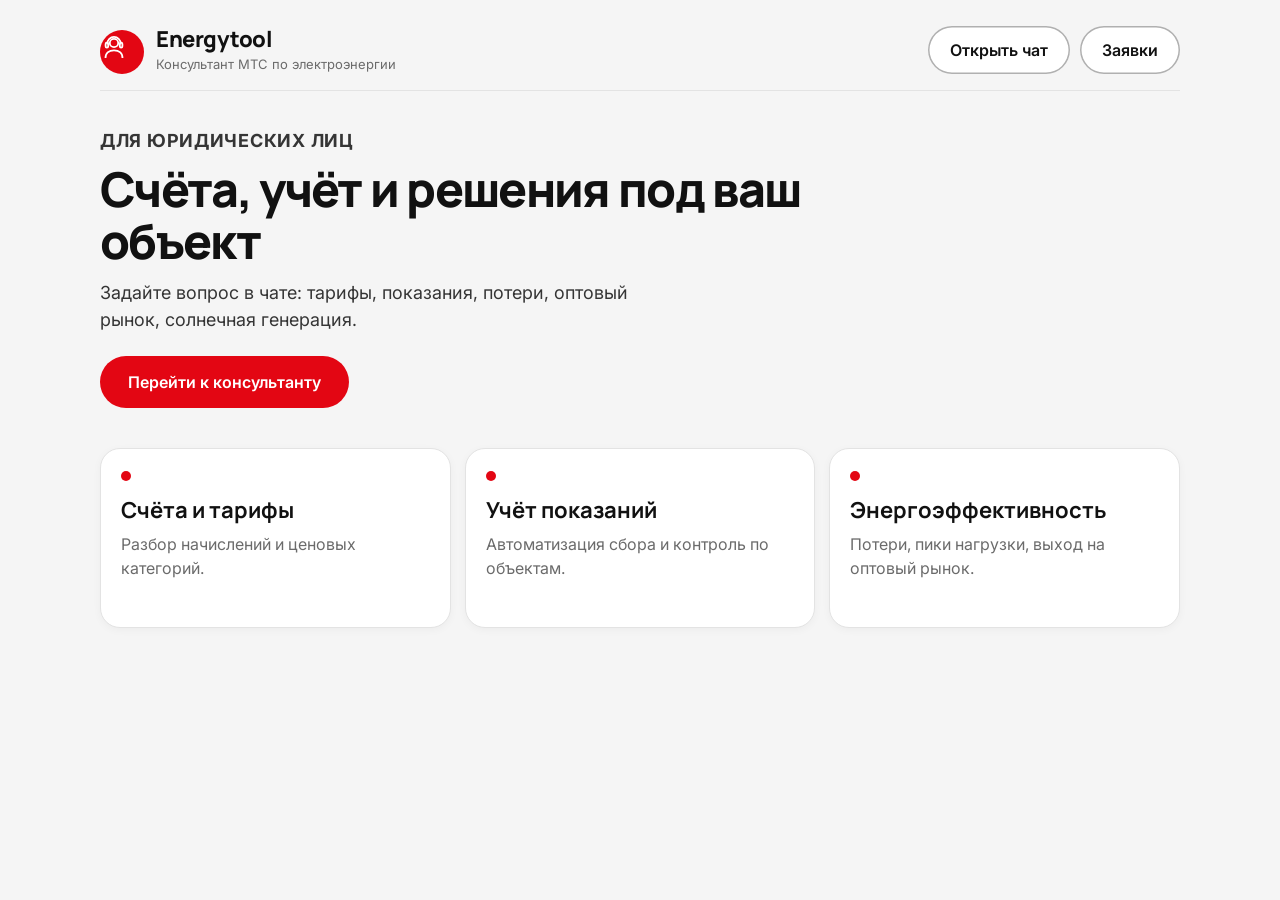
<file: site.html>
<!DOCTYPE html>
<html lang="ru">
<head>
<meta charset="utf-8">
<meta name="viewport" content="width=device-width, initial-scale=1">
<title>Energytool — для бизнеса</title>
<link rel="preconnect" href="https://fonts.googleapis.com">
<link href="https://fonts.googleapis.com/css2?family=Inter:wght@400;500;600&family=Manrope:wght@600;700;800&display=swap" rel="stylesheet">
<link rel="stylesheet" href="/styles/main.css?v=10">
</head>
<body class="page">
<div class="page-wrap">
  <header class="topbar">
    <a class="brand-link" href="/">
      <span class="logo" aria-hidden="true"><svg viewBox="0 0 28 28" width="28" height="28" fill="none" stroke="#fff" stroke-width="1.8" stroke-linecap="round" stroke-linejoin="round"><circle cx="14" cy="13" r="4.2"/><path d="M5.5 28c0-5.2 3.8-7.6 8.5-7.6s8.5 2.4 8.5 7.6"/><path d="M7.4 13.5a6.6 6.6 0 0 1 13.2 0"/><rect x="5.6" y="12.6" width="2.6" height="5" rx="1.3"/><rect x="19.8" y="12.6" width="2.6" height="5" rx="1.3"/></svg></span>
      <div><strong>Energytool</strong><span>Консультант МТС по электроэнергии</span></div>
    </a>
    <nav>
      <a class="btn sec" href="/">Открыть чат</a>
      <a class="btn sec" href="/manager">Заявки</a>
    </nav>
  </header>
  <div class="hero">
    <p class="eyebrow">Для юридических лиц</p>
    <h1>Счёта, учёт и решения под ваш объект</h1>
    <p>Задайте вопрос в чате: тарифы, показания, потери, оптовый рынок, солнечная генерация.</p>
    <a class="btn" href="/">Перейти к консультанту</a>
  </div>
  <div class="services">
    <article class="service">
      <i aria-hidden="true"></i>
      <h2>Счёта и тарифы</h2>
      <p>Разбор начислений и ценовых категорий.</p>
    </article>
    <article class="service">
      <i aria-hidden="true"></i>
      <h2>Учёт показаний</h2>
      <p>Автоматизация сбора и контроль по объектам.</p>
    </article>
    <article class="service">
      <i aria-hidden="true"></i>
      <h2>Энергоэффективность</h2>
      <p>Потери, пики нагрузки, выход на оптовый рынок.</p>
    </article>
  </div>
</div>
</body>
</html>
</file>
<file: styles/main.css>
:root{
  --red:#E30613; --red-d:#B8050F; --red-l:#FFE5E7;
  --ink:#111111; --ink2:#353535; --bg:#F5F5F5; --white:#FFFFFF; --line:#E3E3E3; --mute:#6b6b6b;
  --r:20px; --r-s:14px;
  --f-h:'Manrope','Inter',system-ui,sans-serif; --f-b:'Inter',system-ui,sans-serif;
}
*{box-sizing:border-box;margin:0}
html,body{height:100%}
body{font:16px/1.5 var(--f-b);color:var(--ink);background:var(--bg);-webkit-font-smoothing:antialiased}
button,input,textarea{font:inherit;color:inherit}
button{cursor:pointer}
a,a:hover,a:visited,a:active,button,u{text-decoration:none!important}
.msg,.msg *{text-decoration:none!important;border-bottom:none!important}
:focus-visible{outline:3px solid var(--red);outline-offset:2px}
.app{display:grid;grid-template-columns:300px 1fr;grid-template-rows:auto 1fr;height:100%;max-width:1280px;margin:0 auto;gap:0 20px;padding:0 20px 20px}
header{grid-column:1/-1;display:flex;align-items:center;gap:12px;padding:18px 0;flex-wrap:wrap}
.logo{width:44px;height:44px;border-radius:50%;background:var(--red);display:grid;place-items:center;overflow:hidden;flex:none}
.brand h1{font:800 22px/1.1 var(--f-h);letter-spacing:-.01em}
.brand p{font-size:14px;color:var(--mute)}
.sp{flex:1}
.switch{display:flex;align-items:center;gap:10px;font-size:14px;color:var(--ink2);cursor:pointer;user-select:none}
.switch input{position:absolute;opacity:0}
.track{width:40px;height:24px;border-radius:12px;background:#cfcfcf;position:relative;transition:background .2s}
.track::after{content:"";position:absolute;top:3px;left:3px;width:18px;height:18px;border-radius:50%;background:#fff;transition:transform .2s}
.switch input:checked+.track{background:var(--red)}
.switch input:checked+.track::after{transform:translateX(16px)}
.switch input:focus-visible+.track{outline:3px solid var(--red);outline-offset:2px}
.btn,button.btn{border:0;border-radius:999px;padding:12px 22px;font-weight:600;background:var(--red);color:#fff;transition:background .15s,transform .1s;display:inline-flex;align-items:center;justify-content:center}
a.btn{border:0;border-radius:999px;padding:12px 22px;font-weight:600;transition:background .15s,transform .1s;text-decoration:none!important;display:inline-flex;align-items:center;justify-content:center}
.btn:not(.sec):hover,button.btn:not(.sec):hover,a.btn:not(.sec):hover{background:var(--red-d)}
.btn:not(.sec):active,button.btn:not(.sec):active,a.btn:not(.sec):active{transform:scale(.97)}
.btn.sec,button.btn.sec,a.btn.sec{background:var(--white);color:var(--ink)!important;box-shadow:inset 0 0 0 1.5px var(--line)}
.btn.sec:hover,button.btn.sec:hover,a.btn.sec:hover{background:var(--red-l);color:var(--ink)!important;box-shadow:inset 0 0 0 1.5px var(--red)}
.btn.sec:active{transform:scale(.97)}
.btn:disabled{opacity:.45;cursor:default}
aside{background:var(--white);border-radius:var(--r);padding:16px;display:flex;flex-direction:column;gap:12px;min-height:0}
aside h2{font:700 16px var(--f-h)}
#hist{overflow:auto;display:flex;flex-direction:column;gap:6px;flex:1}
.h-item{width:100%;text-align:left;background:var(--bg);border:0;border-radius:var(--r-s);padding:10px 12px;display:block}
.h-item:hover{background:#ececec}
.h-item[aria-current=true]{background:var(--ink);color:#fff}
.h-item b{display:block;font-size:14px;font-weight:600;white-space:nowrap;overflow:hidden;text-overflow:ellipsis}
.h-item small{font-size:12px;opacity:.7}
.tag{display:inline-block;font-size:11px;font-weight:600;border-radius:99px;padding:1px 8px;margin-left:6px;background:var(--red-l);color:var(--red-d)}
.h-item[aria-current=true] .tag{background:var(--red);color:#fff}
main{background:var(--white);border-radius:var(--r);display:flex;flex-direction:column;min-height:0;overflow:hidden}
#log{flex:1;overflow:auto;padding:24px;display:flex;flex-direction:column;gap:14px}
.empty{margin:auto;max-width:520px;text-align:center}
.empty h2{font:800 34px/1.15 var(--f-h);letter-spacing:-.02em;margin-bottom:10px}
.empty p{color:var(--mute);margin-bottom:22px}
.demos{display:flex;flex-direction:column;gap:10px;align-items:stretch}
.demo{border:0;background:var(--bg);border-radius:var(--r-s);padding:14px 16px;text-align:left;font-weight:500;transition:transform .15s,background .15s;display:flex;flex-direction:column;justify-content:center;min-height:76px}
.demo:hover{background:var(--red-l);transform:translateY(-2px)}
.demo small{display:block;color:var(--mute);font-weight:400;font-size:13px}
.msg{max-width:78%;padding:12px 16px;border-radius:var(--r);white-space:pre-wrap;overflow-wrap:anywhere}
@keyframes msgIn{from{opacity:0;transform:translateY(12px)}to{opacity:1;transform:none}}
@keyframes msgInUser{from{opacity:0;transform:translateY(8px) translateX(10px)}to{opacity:1;transform:none}}
.msg.msg-in{animation:msgIn .34s cubic-bezier(.22,1,.36,1) both}
.msg.user.msg-in{animation-name:msgInUser}
.ask-lead.msg-in{animation:msgIn .3s ease-out both}
.lead.msg-in,.lead-done-in{animation:msgIn .35s ease-out both}
.msg.user{align-self:flex-end;background:var(--ink);color:#fff;border-bottom-right-radius:6px}
.msg.bot{align-self:flex-start;background:var(--bg);border-bottom-left-radius:6px}
.msg.err{background:var(--red-l);color:var(--red-d)}
.dots span{display:inline-block;width:7px;height:7px;margin:0 2px;border-radius:50%;background:var(--mute);animation:b 1s infinite}
.dots span:nth-child(2){animation-delay:.15s}.dots span:nth-child(3){animation-delay:.3s}
@keyframes b{0%,60%,100%{opacity:.3}30%{opacity:1}}
.dbg{align-self:flex-start;max-width:78%;margin-top:-6px;border:1.5px dashed var(--line);border-radius:var(--r-s);padding:10px 14px;font-size:13px;color:var(--ink2);background:#fff}
.dbg .t{font-weight:600}
.dbg .src{margin-top:8px;padding-top:8px;border-top:1px solid var(--line)}
.dbg code{background:var(--bg);border-radius:6px;padding:1px 6px;font-size:12.5px}
.dbg blockquote{margin:4px 0 0;padding-left:10px;border-left:3px solid var(--red);color:var(--mute);text-decoration:none}
.lead{align-self:flex-start;width:min(560px,100%);background:var(--bg);border-radius:var(--r);padding:20px;display:grid;gap:10px}
.lead h3{font:700 20px var(--f-h)}
.lead p.n{font-size:14px;color:var(--mute)}
.lead label{display:grid;gap:4px;font-size:14px;font-weight:500}
.lead input,.lead textarea{border:1.5px solid var(--line);border-radius:12px;padding:10px 12px;background:#fff;resize:vertical}
.lead input:focus,.lead textarea:focus{border-color:var(--red);outline:none}
.lead .row{display:flex;gap:10px;flex-wrap:wrap}
.lead.done{
  background:#eaf6ee;
  border:1px solid #cfe9d6;
  overflow:hidden;
  isolation:isolate;
}
.lead.done .btn.sec,.lead.done a.btn.sec{
  background:#fff;
  color:var(--ink)!important;
  box-shadow:inset 0 0 0 1.5px #9cc9aa;
}
.lead.done .btn.sec:hover,.lead.done a.btn.sec:hover{
  background:#dff3e6;
  color:var(--ink)!important;
  box-shadow:inset 0 0 0 2px #5fa878;
  transform:none;
}
form.in{display:flex;gap:10px;align-items:flex-end;padding:0 16px 16px}
form.in textarea{flex:1;border:1.5px solid var(--line);border-radius:24px;padding:12px 18px;resize:none;max-height:140px;background:#fff}
form.in textarea{scrollbar-width:none}
form.in textarea::-webkit-scrollbar{display:none}
form.in textarea:focus{border-color:var(--ink);outline:none}
.note{font-size:12px;color:var(--mute);padding:0 20px 10px;text-align:center}
@media(max-width:820px){
  .app{grid-template-columns:1fr;grid-template-rows:auto auto 1fr;gap:12px;padding:0 12px 12px}
  aside{max-height:150px}.msg,.dbg{max-width:92%}.empty h2{font-size:26px}
  .brand p{display:none}
}
@media(prefers-reduced-motion:reduce){*{transition:none!important;animation:none!important}}
.hist-empty{font-size:12px;color:var(--mute)}
.chips{align-self:flex-start;display:flex;flex-wrap:wrap;gap:8px;max-width:78%}
.chips button{
  border:0;background:#fff;color:var(--ink);
  box-shadow:inset 0 0 0 1.5px #b8b8b8;border-radius:999px;padding:8px 16px;font-weight:600;
  transition:background .15s,box-shadow .15s,transform .1s;
}
.chips button:hover{background:#f3f4f5;color:var(--ink);box-shadow:inset 0 0 0 2px var(--ink2);transform:translateY(-1px)}
.chip-wait{font-size:13px;color:var(--mute);padding:6px 4px}
.ask-lead{align-self:flex-start}
.lead.done .btn{margin-top:4px}
body.embed{background:#fff}
body.embed .app{display:flex;flex-direction:column;max-width:none;height:100%;padding:0;gap:0}
body.embed aside,body.embed .nav-manager,body.embed .switch{display:none}
body.embed header{padding:12px 14px}
body.embed main{border-radius:0;flex:1}
.crm{max-width:1080px;margin:0 auto;padding:28px 20px 64px}
.crm header{display:flex;align-items:center;gap:16px;margin-bottom:22px}
.crm h1{font:800 32px/1.15 var(--f-h);letter-spacing:-.02em}
.crm .lead-in{color:var(--mute);margin:-8px 0 22px}
.crm section{margin-top:28px}
.crm h2{font:700 20px var(--f-h);margin-bottom:12px}
.sheet{background:#fff;border-radius:var(--r);overflow:auto}
.sheet table{width:100%;border-collapse:collapse}
.sheet th,.sheet td{text-align:left;padding:12px 14px;border-bottom:1px solid var(--line);vertical-align:top;font-size:14px;overflow-wrap:anywhere}
.sheet th{font:600 12px var(--f-h);color:var(--mute);letter-spacing:.02em}
.sheet tr.pick{background:var(--red-l)}
.sheet button.link{border:0;background:none;color:var(--red-d);font-weight:600;padding:0;text-decoration:none!important}
.dialog{background:#fff;border-radius:var(--r);padding:16px 18px;display:flex;flex-direction:column;gap:10px}
.dialog .msg{max-width:100%}
.snippet{margin-top:12px;background:#111;color:#fff;border-radius:var(--r-s);padding:14px 16px;overflow:auto;font:13px/1.5 ui-monospace,monospace}
.crm .row{display:flex;gap:10px;flex-wrap:wrap;align-items:center}

.page{min-height:100%;background:var(--bg)}
.page-wrap{max-width:1120px;margin:0 auto;padding:8px 20px 64px}
.topbar{display:flex;align-items:center;gap:16px;padding:18px 0 8px;flex-wrap:wrap}
.brand-link{display:flex;align-items:center;gap:12px;color:inherit}
.brand-link strong{font:800 22px/1 var(--f-h);letter-spacing:-.02em}
.brand-link span{display:block;font:400 13px/1.3 var(--f-b);color:var(--mute);margin-top:3px}
.topbar nav{margin-left:auto;display:flex;gap:10px;flex-wrap:wrap}
.page-head{padding:18px 0 8px}
.page-head h1{font:800 40px/1.1 var(--f-h);letter-spacing:-.03em}
.page-head p{color:var(--mute);max-width:520px;margin-top:8px}
.panel{margin-top:22px}
.panel h2{font:700 18px var(--f-h);margin-bottom:12px}
.tickets{display:grid;grid-template-columns:repeat(auto-fill,minmax(300px,1fr));gap:14px}
.ticket{background:#fff;border-radius:var(--r);padding:18px;display:flex;flex-direction:column;gap:8px;min-width:0}
.ticket-top{display:flex;justify-content:space-between;gap:12px;align-items:baseline}
.ticket-top strong{font:700 18px/1.25 var(--f-h)}
.ticket time,.ticket .who{color:var(--mute);font-size:13px}
.ticket .task{font-weight:600}
.ticket .sum{color:var(--ink2);font-size:14px}
.ticket .btn{align-self:flex-start;margin-top:6px}
.talks{background:#fff;border-radius:var(--r);overflow:hidden;box-shadow:0 1px 0 var(--line)}
.talk{width:100%;text-align:left;border:0;border-left:3px solid transparent;background:#fff;padding:14px 16px;border-bottom:1px solid var(--line);display:block;transition:background .15s,border-color .15s}
.talk:hover{background:#eef1f3;border-left-color:var(--ink2)}
.talk:focus-visible{background:#eef1f3;border-left-color:var(--ink);outline:none}
.talk b{display:block;font-size:15px}
.talk small{color:var(--mute);font-size:13px}
.thread{background:#fff;border-radius:var(--r);padding:18px;display:flex;flex-direction:column;gap:12px;margin-top:22px}
.thread h2{font:700 20px var(--f-h)}
.thread .btn{align-self:flex-start}
.empty-line{color:var(--mute);background:#fff;border-radius:var(--r);padding:18px}

.hero{padding:32px 0 12px;max-width:720px}
.eyebrow{color:var(--red-d);font-weight:700;letter-spacing:.04em;text-transform:uppercase;font-size:13px}
.hero h1{font:800 48px/1.08 var(--f-h);letter-spacing:-.035em;margin:8px 0 12px}
.hero p{color:var(--ink2);font-size:18px;max-width:560px;line-height:1.55}
.services{display:grid;grid-template-columns:repeat(3,1fr);gap:14px;margin-top:28px}
.service{background:#fff;border-radius:var(--r);padding:22px 20px 24px;min-height:180px;border:1px solid var(--line);box-shadow:0 2px 8px rgba(17,17,17,.04);transition:transform .15s,box-shadow .15s}
.service:hover{transform:translateY(-2px);box-shadow:0 8px 22px rgba(17,17,17,.07)}
.service i{display:block;width:10px;height:10px;border-radius:50%;background:var(--red);margin-bottom:14px}
.service h2{font:700 22px var(--f-h);margin-bottom:8px}
.service p{color:var(--mute);line-height:1.45}
.page .topbar{border-bottom:1px solid var(--line);padding-bottom:16px;margin-bottom:4px}
.page .topbar .logo{flex:none}
.page .topbar nav a.btn.sec{
  background:#fff;
  color:var(--ink)!important;
  box-shadow:inset 0 0 0 1.5px #b0b0b0;
}
.page .topbar nav a.btn.sec:hover{
  background:#f4f4f4;
  color:var(--ink)!important;
  box-shadow:inset 0 0 0 2px var(--ink);
  transform:translateY(-1px);
}
.page .hero .btn{margin-top:22px;padding:14px 28px;font-size:16px}
.page .hero .btn:hover{box-shadow:0 10px 28px rgba(227,6,19,.2)}
.install{margin-top:28px;background:#fff;border-radius:var(--r);padding:22px}
.install h2{font:700 22px var(--f-h)}
.install p{color:var(--mute);margin:6px 0 14px;max-width:520px}
.install pre{background:#111;color:#fff;border-radius:14px;padding:14px 16px;overflow:auto;font:14px/1.5 ui-monospace,monospace}
.install .btn{margin-top:12px}
@media(max-width:800px){
  .hero h1,.page-head h1{font-size:32px}
  .services{grid-template-columns:1fr}
  .topbar nav{margin-left:0}
}
</file>
